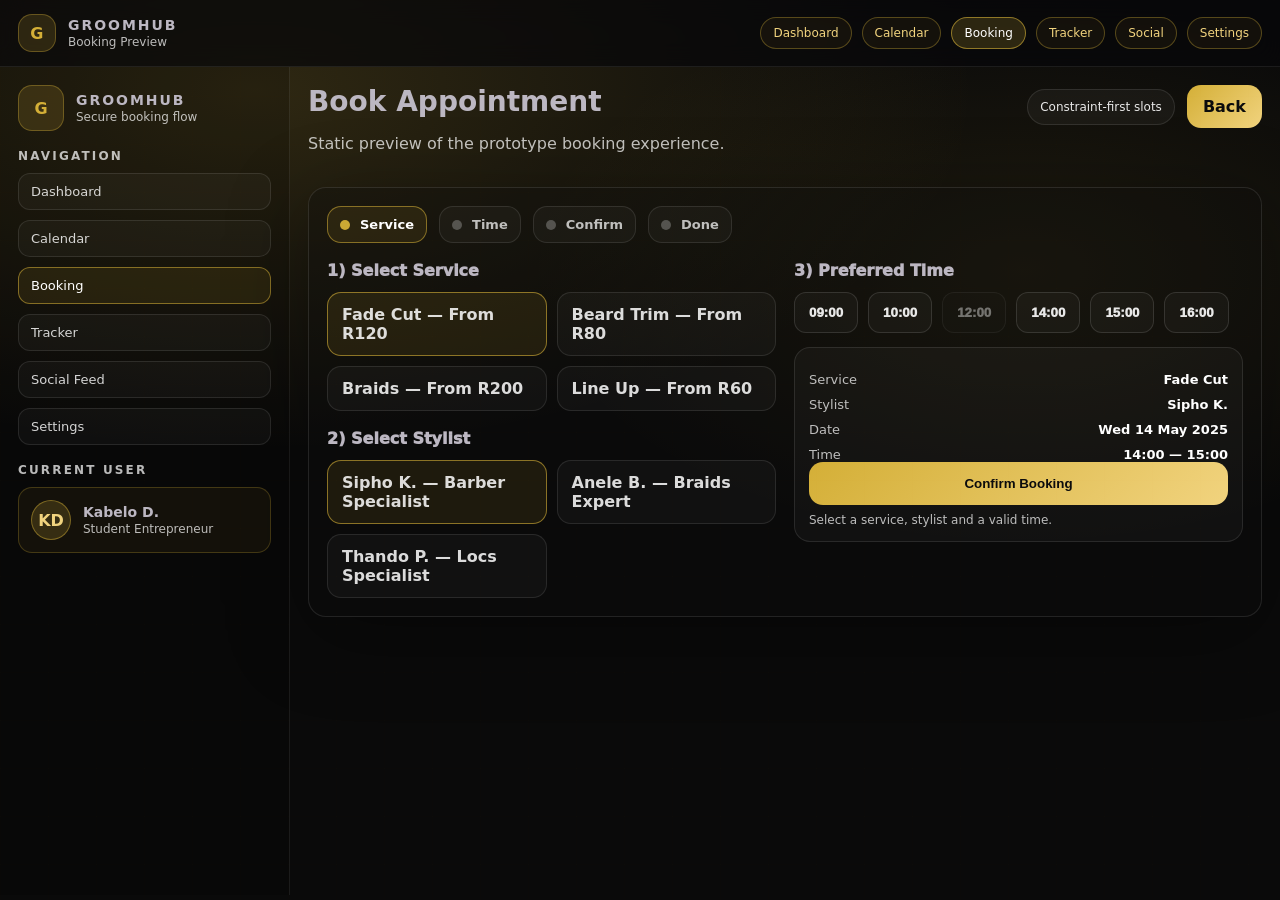
<file: book.html>
<!DOCTYPE html>
<html lang="en">
  <head>
    <meta charset="UTF-8" />
    <meta name="viewport" content="width=device-width, initial-scale=1.0" />
    <title>GroomHub — Booking Preview</title>
    <link rel="stylesheet" href="./styles.css" />
  </head>
  <body>
    <div class="bg-grid" aria-hidden="true"></div>

    <header class="static-topbar">
      <a class="static-brand" href="./index.html">
        <span class="logo" style="width: 38px; height: 38px">G</span>
        <span>
          <span class="brand-title">GROOMHUB</span>
          <span class="brand-sub">Booking Preview</span>
        </span>
      </a>
      <nav class="static-nav">
        <a href="./dashboard.html" class="nav-pill">Dashboard</a>
        <a href="./calendar.html" class="nav-pill">Calendar</a>
        <a href="./book.html" class="nav-pill active">Booking</a>
        <a href="./tracker.html" class="nav-pill">Tracker</a>
        <a href="./social.html" class="nav-pill">Social</a>
        <a href="./settings.html" class="nav-pill">Settings</a>
      </nav>
    </header>

    <main class="static-main">
      <div class="static-sidebar">
        <div class="side-brand">
          <div class="side-logo">G</div>
          <div>
            <div class="side-title">GROOMHUB</div>
            <div class="side-sub">Secure booking flow</div>
          </div>
        </div>
        <div class="side-section">
          <div class="side-label">Navigation</div>
          <div class="side-links">
            <a href="./dashboard.html" class="side-link">Dashboard</a>
            <a href="./calendar.html" class="side-link">Calendar</a>
            <a href="./book.html" class="side-link active">Booking</a>
            <a href="./tracker.html" class="side-link">Tracker</a>
            <a href="./social.html" class="side-link">Social Feed</a>
            <a href="./settings.html" class="side-link">Settings</a>
          </div>
        </div>
        <div class="side-section">
          <div class="side-label">Current User</div>
          <div class="user-card">
            <div class="user-avatar">KD</div>
            <div class="user-meta">
              <div class="user-name">Kabelo D.</div>
              <div class="user-role">Student Entrepreneur</div>
            </div>
          </div>
        </div>
      </div>

      <div class="static-content">
        <div class="static-top">
          <div>
            <h1 class="page-title">Book Appointment</h1>
            <p class="muted">
              Static preview of the prototype booking experience.
            </p>
          </div>
          <div class="top-actions">
            <div class="badge">Constraint-first slots</div>
            <a class="cta" href="./dashboard.html">Back</a>
          </div>
        </div>

        <section class="panel">
          <div class="steps">
            <div class="step active">
              <div class="step-dot"></div>
              <div>Service</div>
            </div>
            <div class="step">
              <div class="step-dot"></div>
              <div>Time</div>
            </div>
            <div class="step">
              <div class="step-dot"></div>
              <div>Confirm</div>
            </div>
            <div class="step">
              <div class="step-dot"></div>
              <div>Done</div>
            </div>
          </div>

          <div class="grid2">
            <div>
              <noscript> This booking flow requires JavaScript. </noscript>
              <div class="section-title">1) Select Service</div>
              <div class="choice-grid" id="serviceGrid">
                <div
                  class="choice selected"
                  role="button"
                  tabindex="0"
                  data-service-id="s1"
                  data-service-name="Fade Cut"
                  data-service-price="R 120"
                >
                  Fade Cut — From R120
                </div>
                <div
                  class="choice"
                  role="button"
                  tabindex="0"
                  data-service-id="s2"
                  data-service-name="Beard Trim"
                  data-service-price="R 80"
                >
                  Beard Trim — From R80
                </div>
                <div
                  class="choice"
                  role="button"
                  tabindex="0"
                  data-service-id="s3"
                  data-service-name="Braids"
                  data-service-price="R 200"
                >
                  Braids — From R200
                </div>
                <div
                  class="choice"
                  role="button"
                  tabindex="0"
                  data-service-id="s4"
                  data-service-name="Line Up"
                  data-service-price="R 60"
                >
                  Line Up — From R60
                </div>
              </div>

              <div class="section-title" style="margin-top: 18px">
                2) Select Stylist
              </div>
              <div class="choice-grid" id="stylistGrid">
                <div
                  class="choice selected"
                  role="button"
                  tabindex="0"
                  data-stylist-id="st1"
                  data-stylist-name="Sipho K."
                  data-stylist-role="Barber Specialist"
                >
                  Sipho K. — Barber Specialist
                </div>
                <div
                  class="choice"
                  role="button"
                  tabindex="0"
                  data-stylist-id="st2"
                  data-stylist-name="Anele B."
                  data-stylist-role="Braids Expert"
                >
                  Anele B. — Braids Expert
                </div>
                <div
                  class="choice"
                  role="button"
                  tabindex="0"
                  data-stylist-id="st3"
                  data-stylist-name="Thando P."
                  data-stylist-role="Locs Specialist"
                >
                  Thando P. — Locs Specialist
                </div>
              </div>
            </div>

            <div>
              <div class="section-title">3) Preferred Time</div>
              <div class="times" id="timeGrid">
                <button
                  class="time"
                  type="button"
                  role="button"
                  data-time-id="t1"
                  data-time-label="09:00"
                >
                  09:00
                </button>
                <button
                  class="time"
                  type="button"
                  role="button"
                  data-time-id="t2"
                  data-time-label="10:00"
                >
                  10:00
                </button>
                <button
                  class="time blocked"
                  type="button"
                  role="button"
                  disabled
                >
                  12:00
                </button>
                <button
                  class="time"
                  type="button"
                  role="button"
                  data-time-id="t4"
                  data-time-label="14:00"
                  aria-label="14:00"
                >
                  14:00
                </button>
                <button
                  class="time"
                  type="button"
                  role="button"
                  data-time-id="t5"
                  data-time-label="15:00"
                >
                  15:00
                </button>
                <button
                  class="time"
                  type="button"
                  role="button"
                  data-time-id="t6"
                  data-time-label="16:00"
                >
                  16:00
                </button>
              </div>

              <div class="summary">
                <div class="summary-row">
                  <span>Service</span><b id="summaryService">Fade Cut</b>
                </div>
                <div class="summary-row">
                  <span>Stylist</span><b id="summaryStylist">Sipho K.</b>
                </div>
                <div class="summary-row">
                  <span>Date</span><b id="summaryDate">Wed 14 May 2025</b>
                </div>
                <div class="summary-row">
                  <span>Time</span><b id="summaryTime">14:00 — 15:00</b>
                </div>
                <button class="btn" type="button" id="confirmBookingBtn">
                  Confirm Booking
                </button>
                <div class="tiny-muted" id="bookingTinyMuted">
                  Select a service, stylist and a valid time.
                </div>
              </div>
            </div>
          </div>
        </section>
      </div>
    </main>
  </body>
</html>
</file>
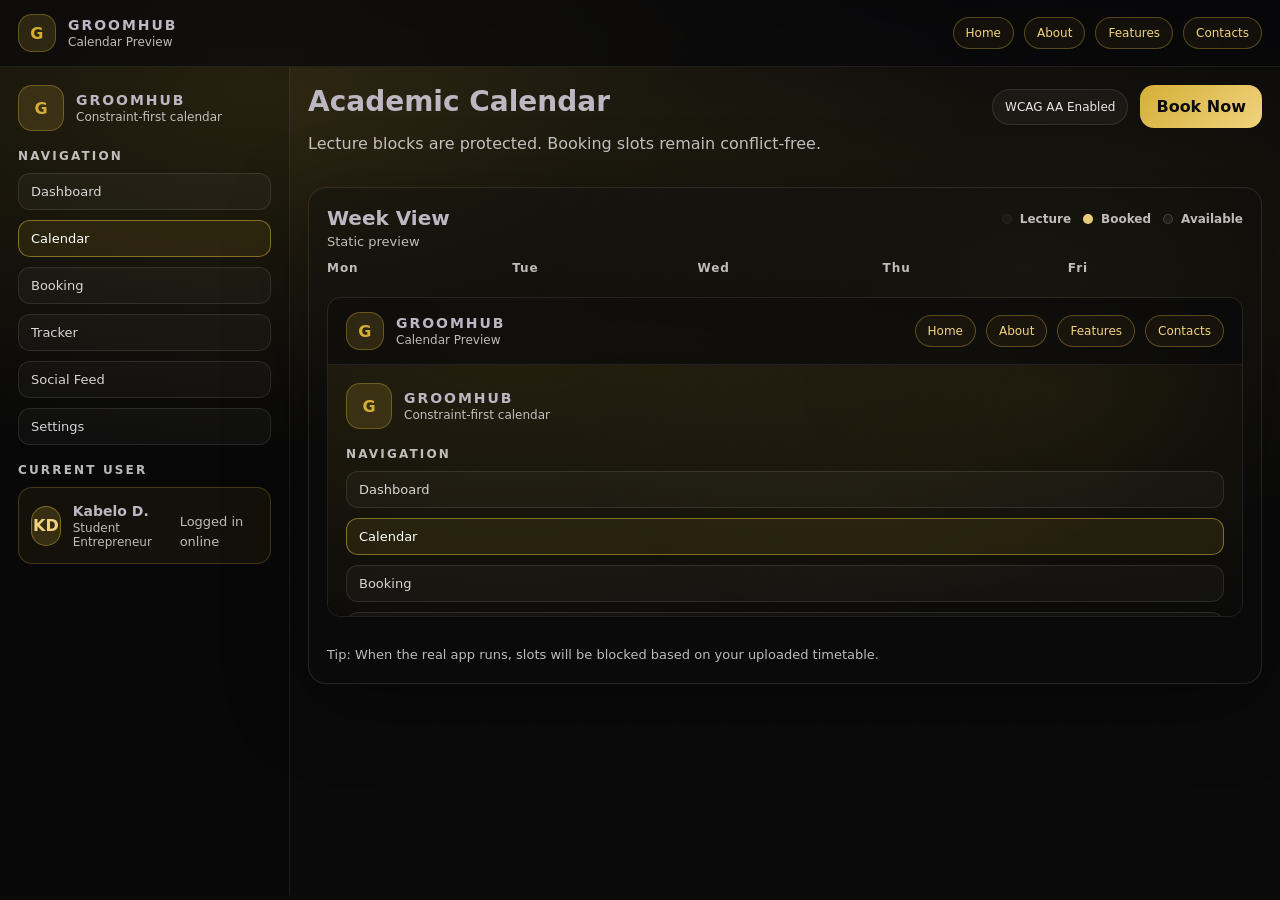
<file: calendar.html>
<!DOCTYPE html>
<html lang="en">
  <head>
    <meta charset="UTF-8" />
    <meta name="viewport" content="width=device-width, initial-scale=1.0" />
    <title>GroomHub — Calendar Preview</title>
    <link rel="stylesheet" href="./styles.css" />
  </head>
  <body>
    <div class="bg-grid" aria-hidden="true"></div>

    <header class="static-topbar">
      <a class="static-brand" href="./index.html">
        <span class="logo" style="width: 38px; height: 38px">G</span>
        <span>
          <span class="brand-title">GROOMHUB</span>
          <span class="brand-sub">Calendar Preview</span>
        </span>
      </a>
      <nav class="static-nav" aria-label="Preview navigation">
        <a href="./dashboard.html" class="nav-pill">Home</a>
        <a href="./lookbook.html" class="nav-pill">About</a>
        <a href="./marketplace.html" class="nav-pill">Features</a>
        <a href="./social.html" class="nav-pill">Contacts</a>
      </nav>
    </header>

    <main class="static-main">
      <div class="static-sidebar">
        <div class="side-brand">
          <div class="side-logo">G</div>
          <div>
            <div class="side-title">GROOMHUB</div>
            <div class="side-sub">Constraint-first calendar</div>
          </div>
        </div>
        <div class="side-section">
          <div class="side-label">Navigation</div>
          <div class="side-links">
            <a href="./dashboard.html" class="side-link">Dashboard</a>
            <a href="./calendar.html" class="side-link active">Calendar</a>
            <a href="./book.html" class="side-link">Booking</a>
            <a href="./tracker.html" class="side-link">Tracker</a>
            <a href="./social.html" class="side-link">Social Feed</a>
            <a href="./settings.html" class="side-link">Settings</a>
          </div>
        </div>
        <div class="side-section">
          <div class="side-label">Current User</div>
          <div class="user-card">
            <div class="user-avatar" id="currentUserAvatar">KD</div>
            <div class="user-meta">
              <div class="user-name" id="currentUserName">Kabelo D.</div>
              <div class="user-role" id="currentUserRole">
                Student Entrepreneur
              </div>
            </div>
            <div class="mini-note" id="onlineBadge">Logged in online</div>
          </div>
        </div>
      </div>

      <div class="static-content">
        <div class="static-top">
          <div>
            <h1 class="page-title">Academic Calendar</h1>
            <p class="muted">
              Lecture blocks are protected. Booking slots remain conflict-free.
            </p>
          </div>
          <div class="top-actions">
            <div class="badge">WCAG AA Enabled</div>
            <a class="cta" href="./book.html">Book Now</a>
          </div>
        </div>

        <section class="panel">
          <div class="panel-head">
            <div>
              <h3 class="panel-title">Week View</h3>
              <div class="panel-sub">Static preview</div>
            </div>

            <div class="legend" aria-label="Calendar legend">
              <div class="legend-item">
                <span class="dot blocked" aria-hidden="true"></span>
                <span>Lecture</span>
              </div>
              <div class="legend-item">
                <span class="dot booked" aria-hidden="true"></span>
                <span>Booked</span>
              </div>
              <div class="legend-item">
                <span class="dot available" aria-hidden="true"></span>
                <span>Available</span>
              </div>
            </div>
          </div>

          <div class="calendar-wrap">
            <div class="cal-days">
              <div>Mon</div>
              <div>Tue</div>
              <div>Wed</div>
              <div>Thu</div>
              <div>Fri</div>
            </div>

            <!-- Embedded preview frame (added for assignment demo) -->
            <iframe
              title="Calendar preview"
              src="./calendar.html"
              style="
                width: 100%;
                height: 320px;
                border: 1px solid rgba(255, 255, 255, 0.1);
                border-radius: 14px;
                margin: 12px 0;
                background: rgba(0, 0, 0, 0.2);
              "
            ></iframe>

            <div class="cal-grid" id="calGrid">
              <!-- filled by script -->
            </div>
          </div>

          <div class="mini-note">
            Tip: When the real app runs, slots will be blocked based on your
            uploaded timetable.
          </div>
        </section>
      </div>
    </main>
  </body>
</html>
</file>
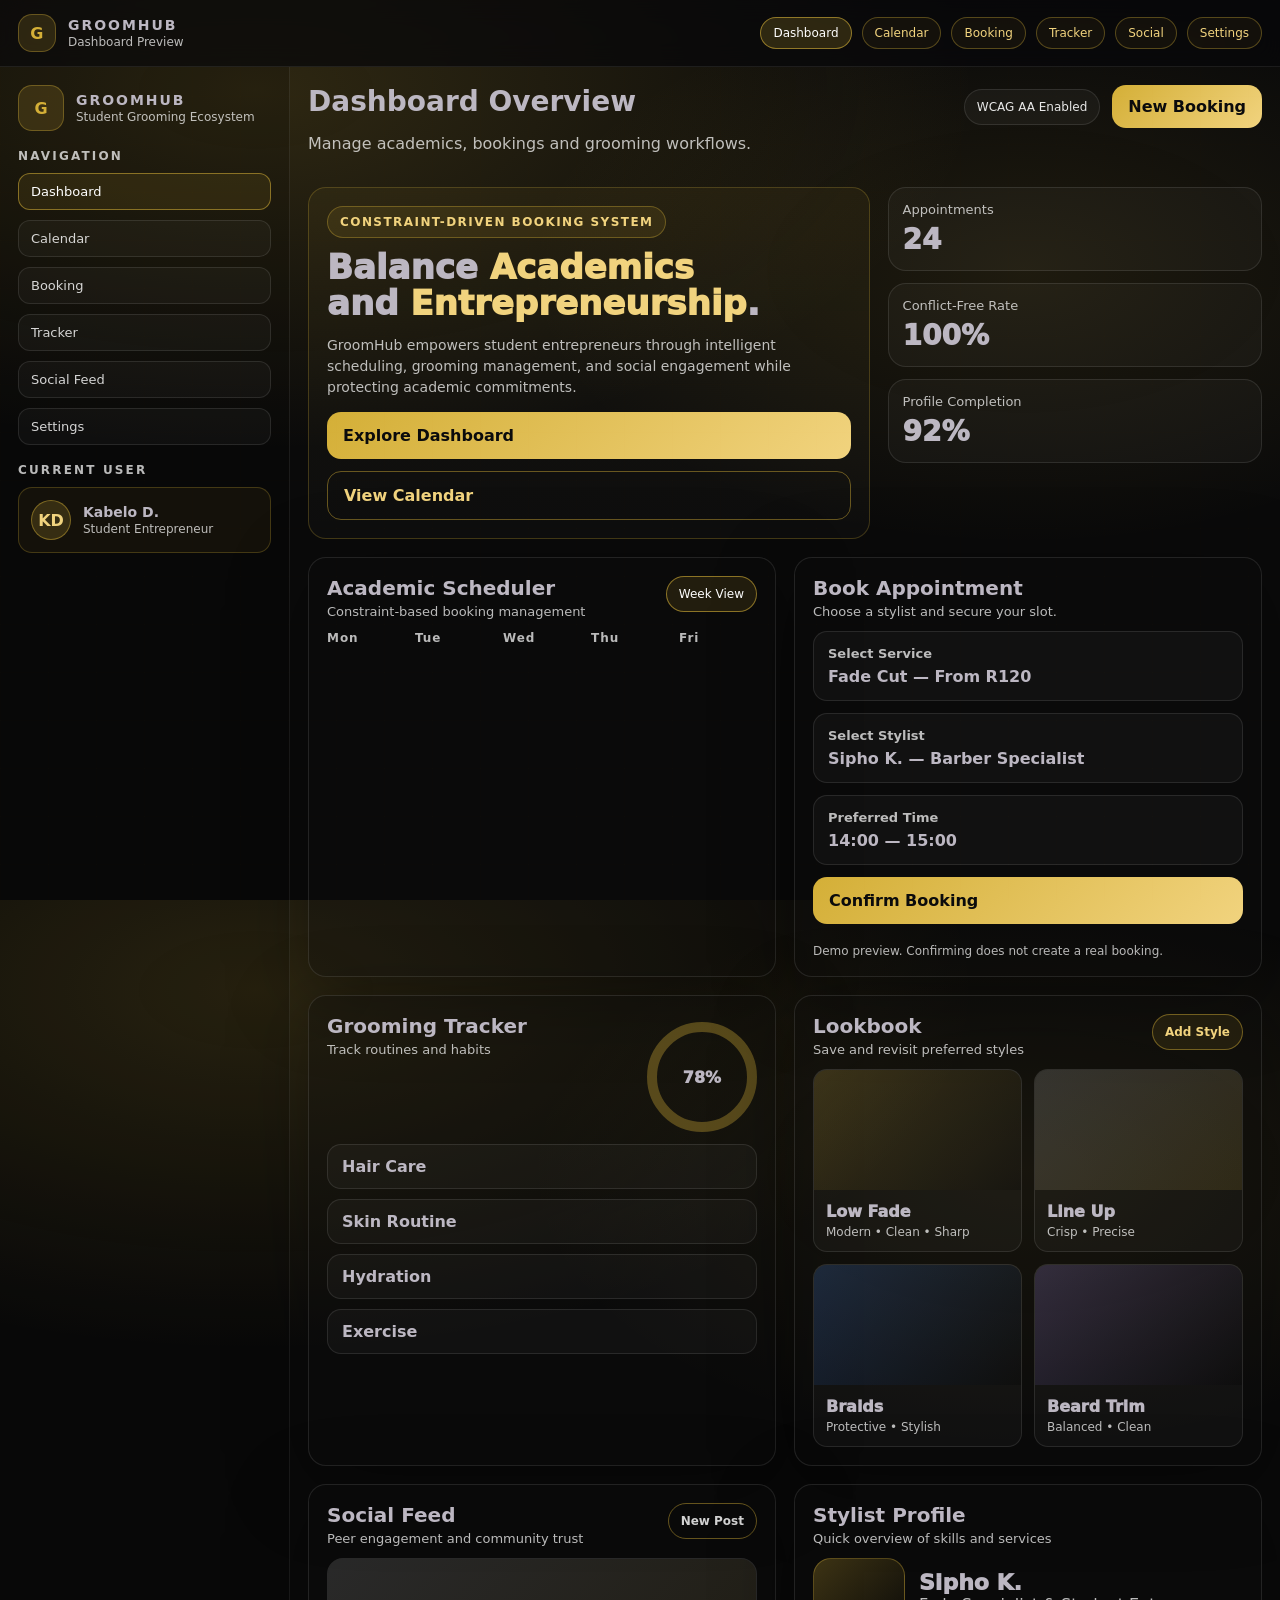
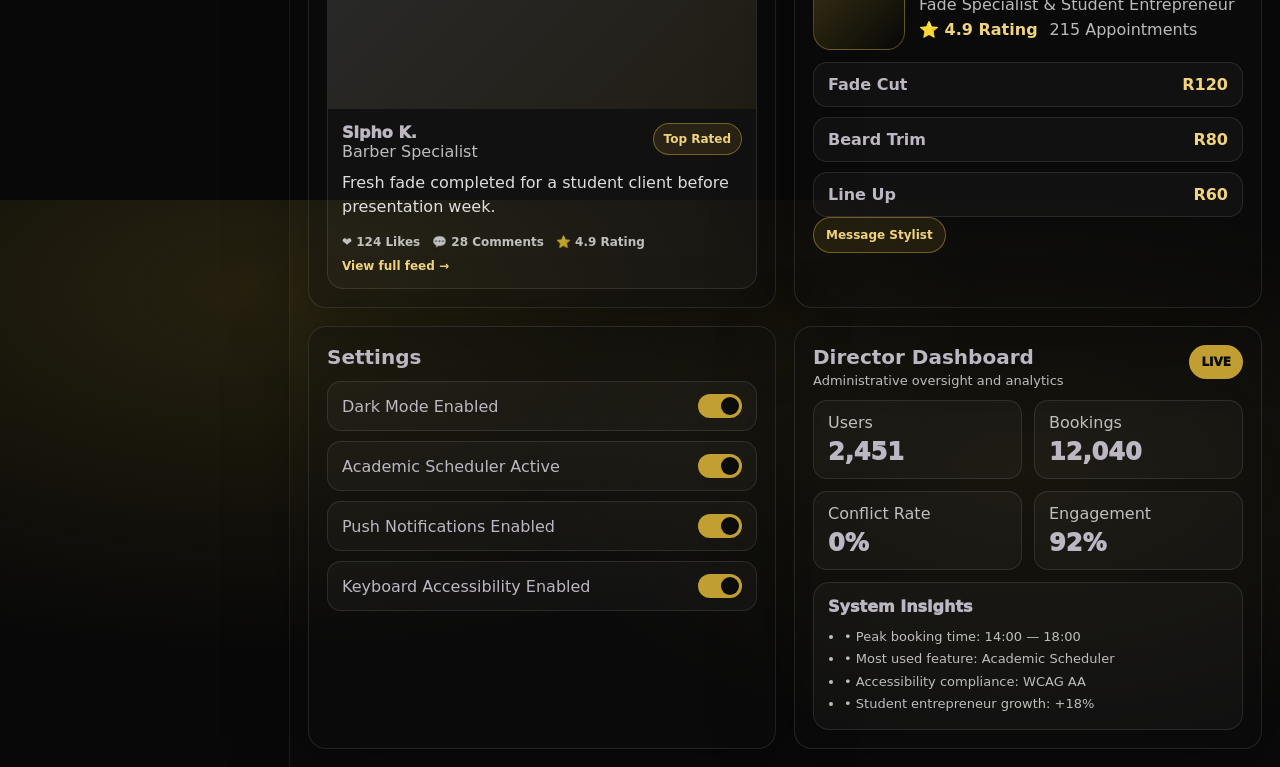
<file: dashboard.html>
<!doctype html>
<html lang="en">
  <head>
    <meta charset="UTF-8" />
    <meta name="viewport" content="width=device-width, initial-scale=1.0" />
    <title>GroomHub — Dashboard</title>
    <link rel="stylesheet" href="./styles.css" />
  </head>
  <body>
    <div class="bg-grid" aria-hidden="true"></div>

    <header class="static-topbar">
      <a class="static-brand" href="./index.html" aria-label="GroomHub home">
        <span class="logo" style="width:38px;height:38px;">G</span>
        <span>
          <span class="brand-title">GROOMHUB</span>
          <span class="brand-sub">Dashboard Preview</span>
        </span>
      </a>
      <nav class="static-nav" aria-label="Preview navigation">
        <a href="./dashboard.html" class="nav-pill active">Dashboard</a>
        <a href="./calendar.html" class="nav-pill">Calendar</a>
        <a href="./book.html" class="nav-pill">Booking</a>
        <a href="./tracker.html" class="nav-pill">Tracker</a>
        <a href="./social.html" class="nav-pill">Social</a>
        <a href="./settings.html" class="nav-pill">Settings</a>
      </nav>
    </header>

    <main class="static-main">
      <div class="static-sidebar">
        <div class="side-brand">
          <div class="side-logo" aria-hidden="true">G</div>
          <div>
            <div class="side-title">GROOMHUB</div>
            <div class="side-sub">Student Grooming Ecosystem</div>
          </div>
        </div>

        <div class="side-section">
          <div class="side-label">Navigation</div>
          <div class="side-links">
            <a href="./dashboard.html" class="side-link active">Dashboard</a>
            <a href="./calendar.html" class="side-link">Calendar</a>
            <a href="./book.html" class="side-link">Booking</a>
            <a href="./tracker.html" class="side-link">Tracker</a>
            <a href="./social.html" class="side-link">Social Feed</a>
            <a href="./settings.html" class="side-link">Settings</a>
          </div>
        </div>

        <div class="side-section">
          <div class="side-label">Current User</div>
          <div class="user-card">
            <div class="user-avatar">KD</div>
            <div class="user-meta">
              <div class="user-name">Kabelo D.</div>
              <div class="user-role">Student Entrepreneur</div>
            </div>
          </div>
        </div>
      </div>

      <div class="static-content">
        <div class="static-top">
          <div>
            <h1 class="page-title">Dashboard Overview</h1>
            <p class="muted">Manage academics, bookings and grooming workflows.</p>
          </div>
          <div class="top-actions">
            <div class="badge">WCAG AA Enabled</div>
            <a class="cta" href="./book.html">New Booking</a>
          </div>
        </div>

        <section class="hero">
          <div class="hero-card">
            <div class="hero-pill">CONSTRAINT-DRIVEN BOOKING SYSTEM</div>
            <h2 class="hero-title">
              Balance <span class="gold">Academics</span>
              <br />
              and <span class="gold">Entrepreneurship</span>.
            </h2>
            <p class="hero-muted">
              GroomHub empowers student entrepreneurs through intelligent scheduling, grooming management,
              and social engagement while protecting academic commitments.
            </p>
            <div class="hero-buttons">
              <a class="btn" href="./dashboard.html">Explore Dashboard</a>
              <a class="btn secondary" href="./calendar.html">View Calendar</a>
            </div>
          </div>

          <div class="stats">
            <div class="stat-card">
              <div class="stat-label">Appointments</div>
              <div class="stat-value">24</div>
            </div>
            <div class="stat-card">
              <div class="stat-label">Conflict-Free Rate</div>
              <div class="stat-value">100%</div>
            </div>
            <div class="stat-card">
              <div class="stat-label">Profile Completion</div>
              <div class="stat-value">92%</div>
            </div>
          </div>
        </section>

        <section class="grid2">
          <div class="panel">
            <div class="panel-head">
              <div>
                <h3 class="panel-title">Academic Scheduler</h3>
                <div class="panel-sub">Constraint-based booking management</div>
              </div>
              <div class="badge gold">Week View</div>
            </div>
            <div class="calendar-grid">
              <div class="cal-days">
                <div>Mon</div><div>Tue</div><div>Wed</div><div>Thu</div><div>Fri</div>
              </div>
              <div class="cal-cells" id="calCells">
                <!-- static cells rendered by script -->
              </div>
            </div>
          </div>

          <div class="panel">
            <h3 class="panel-title">Book Appointment</h3>
            <div class="panel-sub">Choose a stylist and secure your slot.</div>

            <div class="form-rows">
              <div class="row-box">
                <div class="row-label">Select Service</div>
                <div class="row-value">Fade Cut — From R120</div>
              </div>
              <div class="row-box">
                <div class="row-label">Select Stylist</div>
                <div class="row-value">Sipho K. — Barber Specialist</div>
              </div>
              <div class="row-box">
                <div class="row-label">Preferred Time</div>
                <div class="row-value">14:00 — 15:00</div>
              </div>
              <a class="btn" href="./book.html">Confirm Booking</a>
              <div class="tiny-muted">Demo preview. Confirming does not create a real booking.</div>
            </div>
          </div>
        </section>

        <section class="grid2">
          <div class="panel">
            <div class="panel-head">
              <div>
                <h3 class="panel-title">Grooming Tracker</h3>
                <div class="panel-sub">Track routines and habits</div>
              </div>
              <div class="ring">78%</div>
            </div>
            <div class="tag-list">
              <div class="tag"><span>Hair Care</span></div>
              <div class="tag"><span>Skin Routine</span></div>
              <div class="tag"><span>Hydration</span></div>
              <div class="tag"><span>Exercise</span></div>
            </div>
          </div>

          <div class="panel">
            <div class="panel-head">
              <div>
                <h3 class="panel-title">Lookbook</h3>
                <div class="panel-sub">Save and revisit preferred styles</div>
              </div>
              <a class="small-pill" href="./tracker.html">Add Style</a>
            </div>
            <div class="look-grid">
              <div class="look-card"><div class="look-img a"></div><div class="look-meta"><div class="look-title">Low Fade</div><div class="look-sub">Modern • Clean • Sharp</div></div></div>
              <div class="look-card"><div class="look-img b"></div><div class="look-meta"><div class="look-title">Line Up</div><div class="look-sub">Crisp • Precise</div></div></div>
              <div class="look-card"><div class="look-img c"></div><div class="look-meta"><div class="look-title">Braids</div><div class="look-sub">Protective • Stylish</div></div></div>
              <div class="look-card"><div class="look-img d"></div><div class="look-meta"><div class="look-title">Beard Trim</div><div class="look-sub">Balanced • Clean</div></div></div>
            </div>
          </div>
        </section>

        <section class="grid2">
          <div class="panel">
            <div class="panel-head">
              <div>
                <h3 class="panel-title">Social Feed</h3>
                <div class="panel-sub">Peer engagement and community trust</div>
              </div>
              <a class="small-pill ghost" href="./social.html">New Post</a>
            </div>
            <div class="social-card">
              <div class="social-img"></div>
              <div class="social-body">
                <div class="social-head">
                  <div>
                    <div class="social-name">Sipho K.</div>
                    <div class="muted">Barber Specialist</div>
                  </div>
                  <div class="gold-pill">Top Rated</div>
                </div>
                <p class="social-text">Fresh fade completed for a student client before presentation week.</p>
                <div class="social-stats">
                  <span>❤️ 124 Likes</span>
                  <span>💬 28 Comments</span>
                  <span>⭐ 4.9 Rating</span>
                </div>
                <a class="mini-link" href="./social.html">View full feed →</a>
              </div>
            </div>
          </div>

          <div class="panel">
            <h3 class="panel-title">Stylist Profile</h3>
            <div class="panel-sub">Quick overview of skills and services</div>
            <div class="profile">
              <div class="profile-avatar"></div>
              <div>
                <div class="profile-name">Sipho K.</div>
                <div class="muted">Fade Specialist & Student Entrepreneur</div>
                <div class="profile-kpis">
                  <span class="gold-text">⭐ 4.9 Rating</span>
                  <span class="muted">215 Appointments</span>
                </div>
              </div>
            </div>
            <div class="service-list">
              <div class="service"><span>Fade Cut</span><span class="gold">R120</span></div>
              <div class="service"><span>Beard Trim</span><span class="gold">R80</span></div>
              <div class="service"><span>Line Up</span><span class="gold">R60</span></div>
            </div>
            <a class="small-pill" href="./social.html">Message Stylist</a>
          </div>
        </section>

        <section class="grid2">
          <div class="panel">
            <h3 class="panel-title">Settings</h3>
            <div class="form-rows compact">
              <div class="toggle-row"><span>Dark Mode Enabled</span><span class="switch-on" aria-hidden="true"></span></div>
              <div class="toggle-row"><span>Academic Scheduler Active</span><span class="switch-on" aria-hidden="true"></span></div>
              <div class="toggle-row"><span>Push Notifications Enabled</span><span class="switch-on" aria-hidden="true"></span></div>
              <div class="toggle-row"><span>Keyboard Accessibility Enabled</span><span class="switch-on" aria-hidden="true"></span></div>
            </div>
          </div>

          <div class="panel">
            <div class="panel-head">
              <div>
                <h3 class="panel-title">Director Dashboard</h3>
                <div class="panel-sub">Administrative oversight and analytics</div>
              </div>
              <div class="live">LIVE</div>
            </div>
            <div class="kpi-grid">
              <div class="kpi"><div class="muted">Users</div><div class="kpi-value">2,451</div></div>
              <div class="kpi"><div class="muted">Bookings</div><div class="kpi-value">12,040</div></div>
              <div class="kpi"><div class="muted">Conflict Rate</div><div class="kpi-value">0%</div></div>
              <div class="kpi"><div class="muted">Engagement</div><div class="kpi-value">92%</div></div>
            </div>
            <div class="insights">
              <div class="ins-title">System Insights</div>
              <ul class="ins-list">
                <li>• Peak booking time: 14:00 — 18:00</li>
                <li>• Most used feature: Academic Scheduler</li>
                <li>• Accessibility compliance: WCAG AA</li>
                <li>• Student entrepreneur growth: +18%</li>
              </ul>
            </div>
          </div>
        </section>
      </div>
    </main>


  </body>
</html>
</file>
<file: styles.css>
:root {
  /* GroomHub-v2 inspired luxury black + gold theme */
  --bg: #0a0a0a;
  --panel: #111111;
  --panel2: #0f0f0f;
  --text: #bcb7c2;
  --text-h: #d4af37;
  --muted: rgba(255, 255, 255, 0.72);
  --border: rgba(255, 255, 255, 0.12);

  /* keep legacy names used throughout this CSS */
  --gold: #d4af37;
  --gold2: #f1d37e;
  --accent: #d4af37;
  --accent-border: rgba(212, 175, 55, 0.5);

  --shadow: 0 30px 120px rgba(0, 0, 0, 0.65);
}

* {
  box-sizing: border-box;
}
html,
body {
  height: 100%;
}
body {
  margin: 0;
  font-family: system-ui, -apple-system, Segoe UI, Roboto, Helvetica, Arial,
    sans-serif;
  color: var(--text);
  background: radial-gradient(
      1200px 600px at 20% 10%,
      rgba(212, 175, 55, 0.18),
      transparent 60%
    ),
    radial-gradient(
      900px 500px at 80% 30%,
      rgba(212, 175, 55, 0.1),
      transparent 55%
    ),
    var(--bg);
}

.bg-grid {
  position: fixed;
  inset: 0;
  background-image: linear-gradient(
      rgba(212, 175, 55, 0.08) 1px,
      transparent 1px
    ),
    linear-gradient(90deg, rgba(212, 175, 55, 0.08) 1px, transparent 1px);
  background-size: 48px 48px;
  opacity: 0.12;
  pointer-events: none;
}

.page {
  min-height: 100%;
  display: flex;
  align-items: center;
  justify-content: center;
  padding: 28px 16px;
}

.card {
  width: 100%;
  max-width: 980px;
  display: grid;
  grid-template-columns: 1.05fr 0.95fr;
  gap: 18px;
  background: linear-gradient(
    180deg,
    rgba(255, 255, 255, 0.06),
    rgba(255, 255, 255, 0.02)
  );
  border: 1px solid var(--border);
  border-radius: 18px;
  padding: 26px;
  box-shadow: var(--shadow);
}

@media (max-width: 840px) {
  .card {
    grid-template-columns: 1fr;
  }
}

.brand {
  display: flex;
  gap: 12px;
  align-items: center;
}

.logo {
  width: 46px;
  height: 46px;
  border-radius: 14px;
  background: rgba(212, 175, 55, 0.16);
  border: 1px solid rgba(212, 175, 55, 0.35);
  display: flex;
  align-items: center;
  justify-content: center;
  color: var(--gold);
  font-weight: 800;
  letter-spacing: 0.02em;
}

.brand-text h1 {
  margin: 0;
  font-size: 20px;
  letter-spacing: 0.12em;
}

.brand-text p {
  margin: 2px 0 0;
  font-size: 12px;
  color: var(--muted);
}

.hero {
  margin-top: 18px;
}

.pill {
  display: inline-flex;
  align-items: center;
  border: 1px solid rgba(212, 175, 55, 0.35);
  background: rgba(212, 175, 55, 0.08);
  padding: 8px 18px; /* widen containment pill */
  border-radius: 999px;
  color: var(--gold2);
  font-size: 12px;
  letter-spacing: 0.02em;
  font-weight: 600;
  white-space: nowrap;
}


h2 {
  margin: 14px 0 10px;
  font-size: 30px;
  line-height: 1.1;
  font-weight: 900;
}

.muted {
  color: var(--muted);
}

/* Shared heading helpers used across pages (e.g., Marketplace) */
.section-title {
  font-weight: 950;
  font-size: 16px;
  margin: 0 0 6px;
}

.form {
  margin-top: 16px;
  display: flex;
  flex-direction: column;
  gap: 12px;
}

.field {
  display: flex;
  flex-direction: column;
  gap: 8px;
}
.label {
  font-size: 13px;
  color: var(--muted);
  font-weight: 600;
}

input {
  width: 100%;
  padding: 14px 14px;
  border-radius: 12px;
  border: 1px solid rgba(255, 255, 255, 0.12);
  background: rgba(0, 0, 0, 0.25);
  color: var(--text);
  outline: none;
}

input:focus {
  border-color: rgba(212, 175, 55, 0.55);
  box-shadow: 0 0 0 4px rgba(212, 175, 55, 0.15);
}

select {
  width: 100%;
  padding: 14px 14px;
  border-radius: 12px;
  border: 1px solid rgba(255, 255, 255, 0.12);
  background: rgba(0, 0, 0, 0.25);
  color: var(--text);
  outline: none;
}

select:focus {
  border-color: rgba(212, 175, 55, 0.55);
  box-shadow: 0 0 0 4px rgba(212, 175, 55, 0.15);
}

.row {
  display: flex;
  align-items: center;
  justify-content: space-between;
  gap: 12px;
}

.check {
  display: flex;
  align-items: center;
  gap: 10px;
  font-size: 13px;
  color: var(--muted);
}

.check input {
  width: 16px;
  height: 16px;
}

.link {
  font-size: 13px;
  color: var(--gold2);
  text-decoration: none;
}
.link:hover {
  text-decoration: underline;
}

.btn {
  width: 100%;
  border: none;
  border-radius: 12px;
  padding: 14px 16px;
  color: #0b0b0c;
  background: linear-gradient(135deg, var(--gold) 0%, #f1d37e 100%);
  font-weight: 800;
  cursor: pointer;
}

.btn:hover {
  filter: brightness(0.98);
}

.btn.secondary {
  background: transparent;
  border: 1px solid rgba(212, 175, 55, 0.45);
  color: var(--gold2);
  text-decoration: none;
  display: inline-flex;
  justify-content: center;
}

.actions {
  display: flex;
  gap: 12px;
  flex-wrap: wrap;
  margin-top: 18px;
}
.btn.ghost {
  background: transparent;
  border: 1px solid rgba(255, 255, 255, 0.12);
  color: var(--text);
  text-decoration: none;
  display: inline-flex;
  justify-content: center;
}

.hint {
  min-height: 18px;
  font-size: 13px;
  color: var(--gold2);
}

.divider {
  height: 1px;
  background: rgba(255, 255, 255, 0.1);
  margin: 14px 0;
}

.foot {
  display: flex;
  align-items: center;
  justify-content: space-between;
  gap: 12px;
  font-size: 12px;
  color: var(--muted);
  margin-top: 16px;
}

/* ===== Static app preview components (dashboard/calendar/etc) ===== */

/* Calendar legend helpers (used by calendar.html) */
.legend {
  display: flex;
  flex-wrap: wrap;
  gap: 12px;
  align-items: center;
  margin-top: 6px;
  color: var(--muted);
}
.legend-item {
  display: inline-flex;
  align-items: center;
  gap: 8px;
  font-size: 12px;
  font-weight: 900;
}
.dot {
  width: 10px;
  height: 10px;
  border-radius: 999px;
  border: 1px solid rgba(255, 255, 255, 0.18);
  background: rgba(255, 255, 255, 0.06);
}
.dot.available {
  background: rgba(255, 255, 255, 0.06);
  border-color: rgba(255, 255, 255, 0.16);
}
.dot.booked {
  background: rgba(241, 211, 126, 0.96);
  border-color: rgba(241, 211, 126, 0.75);
}
.dot.blocked {
  background: rgba(255, 255, 255, 0.06);
  border-color: rgba(255, 255, 255, 0.1);
  opacity: 0.55;
}

.static-topbar {
  position: sticky;
  top: 0;
  z-index: 10;
  backdrop-filter: blur(12px);
  background: rgba(8, 8, 10, 0.72);
  border-bottom: 1px solid rgba(255, 255, 255, 0.08);
  padding: 14px 18px;
  display: flex;
  align-items: center;
  justify-content: space-between;
  gap: 16px;
}
.static-brand {
  display: flex;
  align-items: center;
  gap: 12px;
  text-decoration: none;
  color: inherit;
}
.brand-title {
  display: block;
  font-weight: 900;
  letter-spacing: 0.14em;
  font-size: 14px;
}
.brand-sub {
  display: block;
  color: var(--muted);
  font-size: 12px;
  margin-top: 2px;
}
.static-nav {
  display: flex;
  flex-wrap: wrap;
  gap: 10px;
  justify-content: flex-end;
}
.nav-pill {
  text-decoration: none;
  border: 1px solid rgba(212, 175, 55, 0.35);
  color: var(--gold2);
  padding: 8px 12px;
  border-radius: 999px;
  font-size: 12px;
  background: rgba(212, 175, 55, 0.06);
  transition: transform 140ms ease, background 140ms ease,
    border-color 140ms ease;
}

.nav-pill:hover {
  transform: translateY(-1px);
  background: rgba(212, 175, 55, 0.12);
  border-color: rgba(212, 175, 55, 0.6);
}

.nav-pill.active {
  background: rgba(212, 175, 55, 0.18);
  border-color: rgba(212, 175, 55, 0.6);
  color: #fff;
}

.static-main {
  display: flex;
  min-height: calc(100vh - 72px);
}
.static-sidebar {
  width: 290px;
  border-right: 1px solid rgba(255, 255, 255, 0.08);
  padding: 18px;
  background: rgba(0, 0, 0, 0.18);
}
@media (max-width: 980px) {
  .static-main {
    flex-direction: column;
  }
  .static-sidebar {
    width: 100%;
    border-right: none;
    border-bottom: 1px solid rgba(255, 255, 255, 0.08);
  }
}

.side-brand {
  display: flex;
  align-items: center;
  gap: 12px;
  margin-bottom: 18px;
}
.side-logo {
  width: 46px;
  height: 46px;
  border-radius: 14px;
  background: rgba(212, 175, 55, 0.16);
  border: 1px solid rgba(212, 175, 55, 0.35);
  display: flex;
  align-items: center;
  justify-content: center;
  font-weight: 900;
  color: var(--gold);
}
.side-title {
  font-weight: 900;
  letter-spacing: 0.14em;
  font-size: 14px;
}
.side-sub {
  color: var(--muted);
  font-size: 12px;
  margin-top: 2px;
}

.side-section {
  margin-top: 18px;
}
.side-label {
  font-size: 12px;
  color: var(--muted);
  text-transform: uppercase;
  letter-spacing: 0.18em;
  font-weight: 700;
  margin-bottom: 10px;
}
.side-links {
  display: flex;
  flex-direction: column;
  gap: 10px;
}
.side-link {
  text-decoration: none;
  padding: 10px 12px;
  border-radius: 12px;
  border: 1px solid rgba(255, 255, 255, 0.1);
  color: rgba(255, 255, 255, 0.82);
  background: rgba(255, 255, 255, 0.03);
  font-size: 13px;
}
.side-link.active {
  border-color: rgba(212, 175, 55, 0.55);
  background: rgba(212, 175, 55, 0.1);
  color: #fff;
}

.user-card {
  border: 1px solid rgba(212, 175, 55, 0.25);
  background: rgba(212, 175, 55, 0.06);
  border-radius: 14px;
  padding: 12px;
  display: flex;
  align-items: center;
  gap: 12px;
}
.user-avatar {
  width: 40px;
  height: 40px;
  border-radius: 999px;
  background: rgba(212, 175, 55, 0.18);
  border: 1px solid rgba(212, 175, 55, 0.45);
  display: flex;
  align-items: center;
  justify-content: center;
  font-weight: 900;
  color: var(--gold2);
}
.user-meta {
  min-width: 0;
}
.user-name {
  font-weight: 800;
  font-size: 14px;
}
.user-role {
  color: var(--muted);
  font-size: 12px;
  margin-top: 2px;
}

.static-content {
  flex: 1;
  padding: 18px;
}
.static-top {
  display: flex;
  align-items: flex-start;
  justify-content: space-between;
  gap: 16px;
  margin-bottom: 18px;
}
.page-title {
  margin: 0;
  font-size: 28px;
  font-weight: 900;
}
.muted {
  color: var(--muted);
}
.top-actions {
  display: flex;
  align-items: center;
  gap: 12px;
  flex-wrap: wrap;
}
.badge {
  border: 1px solid rgba(255, 255, 255, 0.1);
  background: rgba(255, 255, 255, 0.04);
  padding: 10px 12px;
  border-radius: 999px;
  font-size: 12px;
  color: rgba(255, 255, 255, 0.9);
}
.badge.gold {
  border-color: rgba(212, 175, 55, 0.6);
  background: rgba(212, 175, 55, 0.12);
  color: #fff;
}
.cta {
  display: inline-block;
  text-decoration: none;
  background: linear-gradient(135deg, var(--gold) 0%, #f1d37e 100%);
  color: #0b0b0c;
  font-weight: 900;
  padding: 12px 16px;
  border-radius: 14px;
}

.hero {
  display: grid;
  grid-template-columns: 1.2fr 0.8fr;
  gap: 18px;
}
@media (max-width: 1100px) {
  .hero {
    grid-template-columns: 1fr;
  }
}

.panel {
  border: 1px solid rgba(255, 255, 255, 0.1);
  background: rgba(12, 12, 14, 0.35);
  border-radius: 18px;
  padding: 18px;
  box-shadow: 0 18px 80px rgba(0, 0, 0, 0.35);
}
.panel-head {
  display: flex;
  align-items: flex-start;
  justify-content: space-between;
  gap: 12px;
  margin-bottom: 12px;
}
.panel-title {
  margin: 0;
  font-size: 20px;
  font-weight: 900;
}
.panel-sub {
  color: var(--muted);
  font-size: 13px;
  margin-top: 4px;
}

.hero-card {
  border: 1px solid rgba(212, 175, 55, 0.25);
  background: linear-gradient(
    180deg,
    rgba(212, 175, 55, 0.06),
    rgba(255, 255, 255, 0.02)
  );
  border-radius: 18px;
  padding: 18px;
}
.hero-pill {
  display: inline-flex;
  padding: 8px 12px;
  border-radius: 999px;
  background: rgba(212, 175, 55, 0.1);
  border: 1px solid rgba(212, 175, 55, 0.35);
  color: var(--gold2);
  font-size: 12px;
  font-weight: 800;
  letter-spacing: 0.12em;
}
.hero-title {
  margin: 12px 0 10px;
  font-size: 34px;
  font-weight: 950;
  line-height: 1.05;
}
.gold {
  color: var(--gold2);
}
.hero-muted {
  color: var(--muted);
  font-size: 14px;
  line-height: 1.5;
  max-width: 62ch;
}
.hero-buttons {
  display: flex;
  gap: 12px;
  flex-wrap: wrap;
  margin-top: 14px;
}
.btn.secondary {
  background: transparent;
  border: 1px solid rgba(212, 175, 55, 0.45);
  color: var(--gold2);
  text-decoration: none;
  display: inline-block;
  padding: 14px 16px;
  border-radius: 14px;
  font-weight: 900;
}
.btn {
  display: inline-block;
  padding: 14px 16px;
  border-radius: 14px;
  background: linear-gradient(135deg, var(--gold) 0%, #f1d37e 100%);
  color: #0b0b0c;
  font-weight: 900;
  text-decoration: none;
}

.stats {
  display: flex;
  flex-direction: column;
  gap: 12px;
}
.stat-card {
  border: 1px solid rgba(255, 255, 255, 0.1);
  background: rgba(255, 255, 255, 0.03);
  border-radius: 18px;
  padding: 14px;
}
.stat-label {
  color: var(--muted);
  font-size: 13px;
}
.stat-value {
  font-size: 28px;
  font-weight: 950;
  margin-top: 6px;
}

.grid2 {
  display: grid;
  grid-template-columns: 1fr 1fr;
  gap: 18px;
  margin-top: 18px;
}
@media (max-width: 1100px) {
  .grid2 {
    grid-template-columns: 1fr;
  }
}

.calendar-wrap {
  margin-top: 12px;
}
.cal-days {
  display: grid;
  grid-template-columns: repeat(5, 1fr);
  gap: 10px;
  color: var(--muted);
  font-weight: 800;
  font-size: 12px;
  letter-spacing: 0.08em;
  margin-bottom: 10px;
}
.cal-grid {
  display: grid;
  grid-template-columns: repeat(5, 1fr);
  gap: 10px;
}
.calendar-grid {
  margin-top: 12px;
}
.cal-cells {
  display: grid;
  grid-template-columns: repeat(5, 1fr);
  gap: 10px;
}
.cal-cell {
  min-height: 64px;
  border-radius: 14px;
  border: 1px solid rgba(255, 255, 255, 0.1);
  display: flex;
  align-items: center;
  justify-content: center;
  font-weight: 900;
  font-size: 12px;
  color: rgba(255, 255, 255, 0.85);
}
.cal-cell.available {
  background: rgba(255, 255, 255, 0.02);
  border-color: rgba(255, 255, 255, 0.12);
}
.cal-cell.booked {
  background: rgba(241, 211, 126, 0.96);
  color: #0b0b0c;
  border-color: rgba(241, 211, 126, 0.7);
}
.cal-cell.blocked {
  background: rgba(255, 255, 255, 0.06);
  color: rgba(255, 255, 255, 0.45);
  border-color: rgba(255, 255, 255, 0.1);
}

.form-rows {
  display: flex;
  flex-direction: column;
  gap: 12px;
  margin-top: 12px;
}
.form-rows.compact {
  gap: 10px;
}
.row-box {
  border: 1px solid rgba(255, 255, 255, 0.1);
  background: rgba(255, 255, 255, 0.03);
  border-radius: 14px;
  padding: 14px;
}
.row-label {
  color: var(--muted);
  font-size: 13px;
  font-weight: 800;
}
.row-value {
  margin-top: 6px;
  font-weight: 900;
}
.tiny-muted {
  font-size: 12px;
  color: var(--muted);
  margin-top: 8px;
}

.tag-list {
  display: grid;
  grid-template-columns: 1fr;
  gap: 10px;
  margin-top: 12px;
}
.tag {
  border: 1px solid rgba(255, 255, 255, 0.1);
  background: rgba(255, 255, 255, 0.03);
  border-radius: 14px;
  padding: 12px 14px;
  font-weight: 800;
}

.ring {
  width: 110px;
  height: 110px;
  border-radius: 999px;
  border: 10px solid rgba(212, 175, 55, 0.35);
  display: flex;
  align-items: center;
  justify-content: center;
  font-weight: 950;
  margin-top: 8px;
}

.small-pill {
  text-decoration: none;
  display: inline-block;
  padding: 10px 12px;
  border-radius: 999px;
  border: 1px solid rgba(212, 175, 55, 0.45);
  background: rgba(212, 175, 55, 0.1);
  color: var(--gold2);
  font-size: 12px;
  font-weight: 900;
}
.small-pill.ghost {
  background: transparent;
  color: rgba(255, 255, 255, 0.82);
}
.gold-pill {
  border: 1px solid rgba(212, 175, 55, 0.45);
  background: rgba(212, 175, 55, 0.12);
  padding: 8px 10px;
  border-radius: 999px;
  color: var(--gold2);
  font-weight: 900;
  font-size: 12px;
}

.look-grid {
  display: grid;
  grid-template-columns: repeat(2, 1fr);
  gap: 12px;
  margin-top: 12px;
}
.look-card {
  border: 1px solid rgba(255, 255, 255, 0.1);
  background: rgba(255, 255, 255, 0.03);
  border-radius: 14px;
  overflow: hidden;
}
.look-img {
  height: 120px;
  background: linear-gradient(
    135deg,
    rgba(255, 255, 255, 0.1),
    rgba(212, 175, 55, 0.1)
  );
}
.look-img.a {
  background: linear-gradient(
    135deg,
    rgba(212, 175, 55, 0.18),
    rgba(0, 0, 0, 0.2)
  );
}
.look-img.b {
  background: linear-gradient(
    135deg,
    rgba(255, 255, 255, 0.12),
    rgba(212, 175, 55, 0.12)
  );
}
.look-img.c {
  background: linear-gradient(
    135deg,
    rgba(59, 130, 246, 0.18),
    rgba(0, 0, 0, 0.25)
  );
}
.look-img.d {
  background: linear-gradient(
    135deg,
    rgba(167, 139, 250, 0.18),
    rgba(0, 0, 0, 0.25)
  );
}
.look-meta {
  padding: 12px;
}
.look-title {
  font-weight: 950;
}
.look-sub {
  color: var(--muted);
  font-size: 12px;
  margin-top: 4px;
}

.social-card {
  border: 1px solid rgba(255, 255, 255, 0.1);
  background: rgba(255, 255, 255, 0.03);
  border-radius: 16px;
  overflow: hidden;
  margin-top: 12px;
}
.social-img {
  height: 150px;
  background: linear-gradient(
    135deg,
    rgba(255, 255, 255, 0.1),
    rgba(212, 175, 55, 0.08)
  );
}
.social-body {
  padding: 14px;
}
.social-head {
  display: flex;
  align-items: flex-start;
  justify-content: space-between;
  gap: 12px;
}
.social-name {
  font-weight: 950;
}
.social-text {
  color: rgba(255, 255, 255, 0.86);
  margin-top: 10px;
  line-height: 1.5;
}
.social-stats {
  display: flex;
  flex-wrap: wrap;
  gap: 12px;
  margin-top: 12px;
  color: var(--muted);
  font-size: 12px;
  font-weight: 800;
}
.mini-link {
  display: inline-block;
  margin-top: 10px;
  color: var(--gold2);
  font-weight: 900;
  text-decoration: none;
  font-size: 12px;
}

.profile {
  display: flex;
  gap: 14px;
  align-items: center;
  margin-top: 12px;
}
.profile-avatar {
  width: 92px;
  height: 92px;
  border-radius: 18px;
  background: linear-gradient(
    135deg,
    rgba(212, 175, 55, 0.26),
    rgba(0, 0, 0, 0.2)
  );
  border: 1px solid rgba(212, 175, 55, 0.35);
}
.profile-name {
  font-weight: 950;
  font-size: 22px;
}
.profile-kpis {
  display: flex;
  gap: 12px;
  margin-top: 6px;
  align-items: center;
  flex-wrap: wrap;
}
.gold-text {
  color: var(--gold2);
  font-weight: 900;
}

.service-list {
  margin-top: 12px;
  display: flex;
  flex-direction: column;
  gap: 10px;
}
.service {
  border: 1px solid rgba(255, 255, 255, 0.1);
  background: rgba(255, 255, 255, 0.03);
  border-radius: 14px;
  padding: 12px 14px;
  display: flex;
  justify-content: space-between;
  font-weight: 900;
}

.toggle-row {
  display: flex;
  justify-content: space-between;
  align-items: center;
  gap: 12px;
  border: 1px solid rgba(255, 255, 255, 0.1);
  background: rgba(255, 255, 255, 0.03);
  padding: 12px 14px;
  border-radius: 14px;
}
.switch-on {
  width: 44px;
  height: 24px;
  border-radius: 999px;
  background: rgba(212, 175, 55, 0.9);
  position: relative;
}
.switch-on::after {
  content: "";
  position: absolute;
  top: 3px;
  right: 3px;
  width: 18px;
  height: 18px;
  border-radius: 999px;
  background: #0b0b0c;
}

.live {
  padding: 10px 12px;
  border-radius: 999px;
  font-size: 12px;
  font-weight: 950;
  background: rgba(212, 175, 55, 0.9);
  color: #0b0b0c;
}
.kpi-grid {
  display: grid;
  grid-template-columns: repeat(2, 1fr);
  gap: 12px;
  margin-top: 12px;
}
.kpi {
  border: 1px solid rgba(255, 255, 255, 0.1);
  background: rgba(255, 255, 255, 0.03);
  border-radius: 14px;
  padding: 12px 14px;
}
.kpi-value {
  font-size: 24px;
  font-weight: 950;
  margin-top: 6px;
}

.insights {
  margin-top: 12px;
  border: 1px solid rgba(255, 255, 255, 0.1);
  background: rgba(255, 255, 255, 0.03);
  border-radius: 16px;
  padding: 14px;
}
.ins-title {
  font-weight: 950;
}
.ins-list {
  margin: 10px 0 0;
  padding-left: 16px;
  color: var(--muted);
  line-height: 1.7;
  font-size: 13px;
}

.steps {
  display: flex;
  gap: 12px;
  flex-wrap: wrap;
  margin-bottom: 14px;
}
.step {
  display: flex;
  align-items: center;
  gap: 10px;
  padding: 10px 12px;
  border: 1px solid rgba(255, 255, 255, 0.1);
  background: rgba(255, 255, 255, 0.03);
  border-radius: 14px;
  color: var(--muted);
  font-weight: 900;
  font-size: 13px;
}
.step.active {
  border-color: rgba(212, 175, 55, 0.55);
  background: rgba(212, 175, 55, 0.1);
  color: #fff;
}
.step-dot {
  width: 10px;
  height: 10px;
  border-radius: 999px;
  background: rgba(255, 255, 255, 0.25);
}
.step.active .step-dot {
  background: rgba(212, 175, 55, 0.95);
}

.choice-grid {
  display: grid;
  grid-template-columns: repeat(1, 1fr);
  gap: 10px;
  margin-top: 12px;
}
@media (min-width: 900px) {
  .choice-grid {
    grid-template-columns: repeat(2, 1fr);
  }
}
.choice {
  border: 1px solid rgba(255, 255, 255, 0.1);
  background: rgba(255, 255, 255, 0.03);
  border-radius: 14px;
  padding: 12px 14px;
  font-weight: 900;
  color: rgba(255, 255, 255, 0.85);
}
.choice.selected {
  border-color: rgba(212, 175, 55, 0.6);
  background: rgba(212, 175, 55, 0.1);
}

.times {
  display: flex;
  flex-wrap: wrap;
  gap: 10px;
  margin-top: 12px;
}
.time {
  padding: 12px 14px;
  border-radius: 12px;
  border: 1px solid rgba(255, 255, 255, 0.12);
  background: rgba(255, 255, 255, 0.03);
  color: rgba(255, 255, 255, 0.9);
  font-weight: 950;
  cursor: pointer;
}
.time.blocked {
  opacity: 0.45;
  cursor: not-allowed;
}

.summary {
  margin-top: 14px;
  padding: 14px;
  border-radius: 16px;
  border: 1px solid rgba(255, 255, 255, 0.1);
  background: rgba(255, 255, 255, 0.03);
}
.summary-row {
  display: flex;
  justify-content: space-between;
  gap: 12px;
  margin-top: 10px;
  font-size: 13px;
  color: var(--muted);
}
.summary-row b {
  color: #fff;
}

.divider {
  height: 1px;
  background: rgba(255, 255, 255, 0.1);
  margin: 14px 0;
}

.history-list {
  margin-top: 12px;
  display: flex;
  flex-direction: column;
  gap: 10px;
}
.history-item {
  border: 1px solid rgba(255, 255, 255, 0.1);
  background: rgba(255, 255, 255, 0.03);
  border-radius: 14px;
  padding: 12px 14px;
  display: flex;
  justify-content: space-between;
  gap: 12px;
  transition: transform 140ms ease, border-color 140ms ease,
    background 140ms ease;
}

.history-item:hover {
  transform: translateY(-1px);
  border-color: rgba(212, 175, 55, 0.35);
  background: rgba(212, 175, 55, 0.06);
}

.tip-grid {
  display: grid;
  grid-template-columns: repeat(2, 1fr);
  gap: 12px;
  margin-top: 12px;
}
@media (max-width: 800px) {
  .tip-grid {
    grid-template-columns: 1fr;
  }
}
.tip {
  border: 1px solid rgba(255, 255, 255, 0.1);
  background: rgba(255, 255, 255, 0.03);
  border-radius: 14px;
  padding: 12px 14px;
  font-weight: 900;
  color: rgba(255, 255, 255, 0.86);
}

.composer {
  display: flex;
  align-items: center;
  gap: 12px;
  border: 1px solid rgba(255, 255, 255, 0.1);
  background: rgba(255, 255, 255, 0.03);
  border-radius: 16px;
  padding: 14px;
  margin-top: 12px;
}
.composer-avatar {
  width: 42px;
  height: 42px;
  border-radius: 999px;
  background: rgba(212, 175, 55, 0.18);
  border: 1px solid rgba(212, 175, 55, 0.45);
  display: flex;
  align-items: center;
  justify-content: center;
  font-weight: 950;
}
.composer-input {
  flex: 1;
  padding: 12px 14px;
  border-radius: 12px;
  border: 1px solid rgba(255, 255, 255, 0.1);
  background: rgba(0, 0, 0, 0.25);
  color: rgba(255, 255, 255, 0.85);
  font-weight: 800;
}

.post {
  padding: 18px;
}
.post-head {
  display: flex;
  gap: 12px;
  align-items: flex-start;
  justify-content: space-between;
}
.post-avatar {
  width: 42px;
  height: 42px;
  border-radius: 999px;
  background: rgba(212, 175, 55, 0.18);
  border: 1px solid rgba(212, 175, 55, 0.45);
  display: flex;
  align-items: center;
  justify-content: center;
  font-weight: 950;
}
.ghost-pill {
  padding: 8px 10px;
  border-radius: 999px;
  border: 1px solid rgba(255, 255, 255, 0.12);
  color: rgba(255, 255, 255, 0.85);
  font-size: 12px;
  font-weight: 900;
}
.post-name {
  font-weight: 950;
}
.post-text {
  margin-top: 10px;
  line-height: 1.5;
  color: rgba(255, 255, 255, 0.86);
}
.post-tags {
  display: flex;
  gap: 10px;
  flex-wrap: wrap;
  margin-top: 12px;
  color: var(--gold2);
  font-weight: 900;
  font-size: 12px;
}
.post-actions {
  display: flex;
  gap: 14px;
  flex-wrap: wrap;
  margin-top: 12px;
  color: var(--muted);
  font-size: 12px;
  font-weight: 900;
}

.trend-list {
  margin-top: 12px;
  display: flex;
  flex-direction: column;
  gap: 10px;
}
.trend {
  border: 1px solid rgba(255, 255, 255, 0.1);
  background: rgba(255, 255, 255, 0.03);
  border-radius: 14px;
  padding: 12px 14px;
  font-weight: 950;
  display: flex;
  gap: 8px;
  align-items: baseline;
}

.mini-note {
  margin-top: 12px;
  color: var(--muted);
  font-size: 13px;
  line-height: 1.5;
}

/* Optional: small mobile tweaks */
@media (max-width: 640px) {
  .static-nav {
    gap: 8px;
  }
  .nav-pill {
    padding: 7px 10px;
  }
  .hero-title {
    font-size: 28px;
  }
}

/* ===== Auth split landing (signupPanel) ===== */

.auth-split {
  display: grid;
  /* Give the right form panel slightly more space to prevent squashing */
  grid-template-columns: 1fr 1.05fr;
  gap: 18px;
}

@media (max-width: 840px) {
  .auth-split {
    grid-template-columns: 1fr;
  }
}

.auth-left {
  padding: 8px 8px 6px;
}

.auth-left-title {
  margin: 14px 0 10px;
  font-size: 30px;
  line-height: 1.12;
  font-weight: 950;
}

.auth-left-rule {
  width: 48px;
  height: 2px;
  background: rgba(212, 175, 55, 0.95);
  margin: 14px 0;
}

.auth-left-sub {
  margin: 0;
  max-width: 44ch;
  line-height: 1.55;
}

.auth-hero-image-wrap {
  margin-top: 18px;
  position: relative;
  width: 220px;
  max-width: 100%;
  margin-left: auto;
  margin-right: auto;
}

.auth-hero-ring {
  position: absolute;
  inset: -10px;
  border-radius: 999px;
  border: 2px solid rgba(212, 175, 55, 0.75);
  box-shadow: 0 0 0 6px rgba(212, 175, 55, 0.08);
}

.auth-hero-image {
  width: 100%;
  aspect-ratio: 1 / 1;
  border-radius: 999px;
  object-fit: cover;
  border: 2px solid rgba(212, 175, 55, 0.25);
  display: block;
}

@media (prefers-reduced-motion: no-preference) {
  .auth-hero-ring {
    animation: authRingPulse 2.2s ease-in-out infinite;
  }

  @keyframes authRingPulse {
    0%,
    100% {
      transform: scale(1);
      opacity: 0.85;
    }
    50% {
      transform: scale(1.02);
      opacity: 1;
    }
  }
}

.auth-benefits {
  margin-top: 16px;
  display: flex;
  flex-direction: column;
  gap: 12px;
}

.auth-benefit {
  display: flex;
  gap: 12px;
  align-items: flex-start;
  padding: 12px;
  border-radius: 16px;
  border: 1px solid rgba(255, 255, 255, 0.08);
  background: rgba(255, 255, 255, 0.02);
}

.auth-benefit-icon {
  width: 34px;
  height: 34px;
  border-radius: 999px;
  display: flex;
  align-items: center;
  justify-content: center;
  color: rgba(241, 211, 126, 0.95);
  border: 1px solid rgba(212, 175, 55, 0.35);
  background: rgba(212, 175, 55, 0.08);
  font-weight: 950;
  flex-shrink: 0;
}

.auth-benefit-title {
  font-weight: 950;
}

.auth-benefit-desc {
  margin-top: 2px;
  color: var(--muted);
  font-size: 13px;
  line-height: 1.35;
}

.auth-trust {
  margin-top: 18px;
  display: flex;
  gap: 12px;
  align-items: center;
  border-radius: 16px;
  padding: 14px;
  border: 1px solid rgba(212, 175, 55, 0.25);
  background: rgba(212, 175, 55, 0.06);
}

.auth-trust-badge {
  width: 34px;
  height: 34px;
  border-radius: 999px;
  display: flex;
  align-items: center;
  justify-content: center;
  background: rgba(212, 175, 55, 0.18);
  border: 1px solid rgba(212, 175, 55, 0.45);
  color: var(--gold2);
  font-weight: 950;
}

.auth-trust-title {
  font-weight: 950;
}

.auth-trust-desc {
  margin-top: 2px;
  color: var(--muted);
  font-size: 13px;
  line-height: 1.35;
}

.auth-right {
  padding: 8px;
}

.auth-stepper {
  margin-top: 6px;
}

.auth-form-head {
  margin-bottom: 6px;
}

.auth-form-title {
  margin: 0;
  font-size: 24px;
  font-weight: 950;
}

.auth-form-sub {
  margin-top: 4px;
  font-size: 13px;
}
</file>
